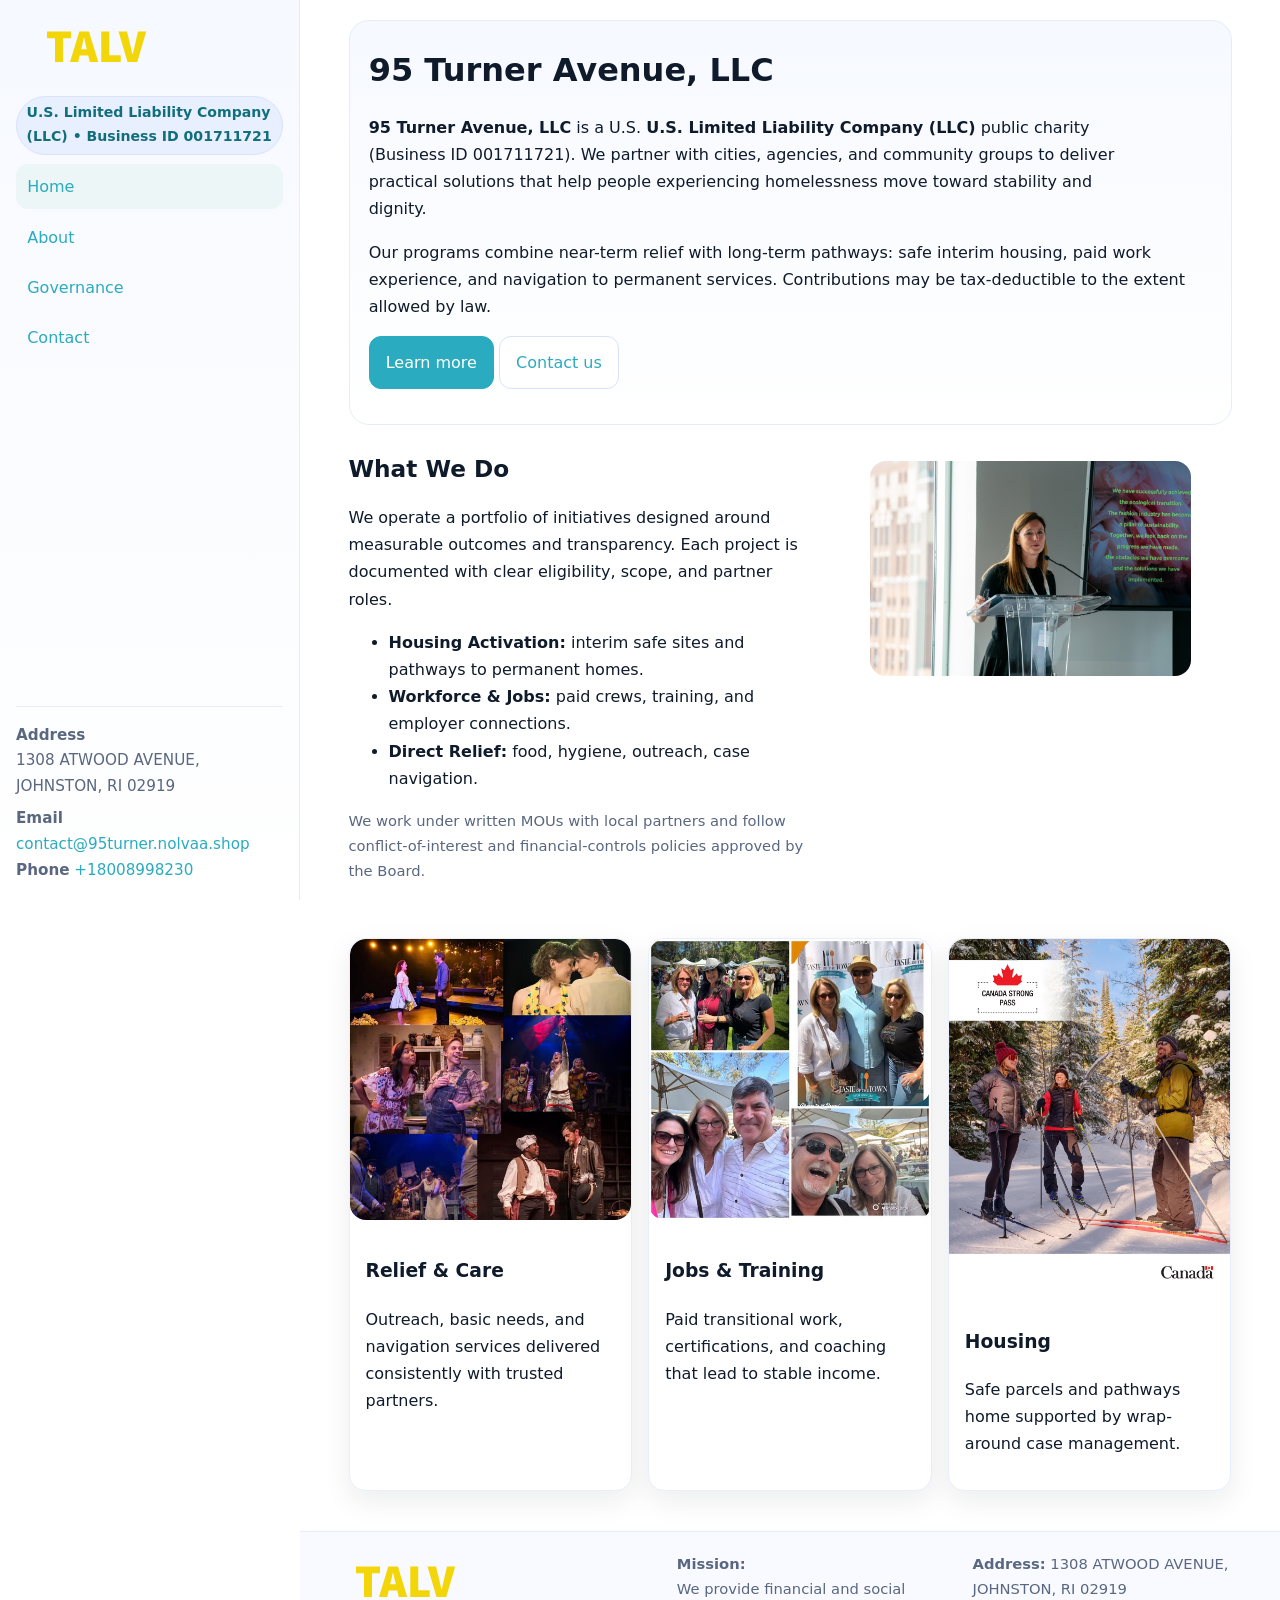
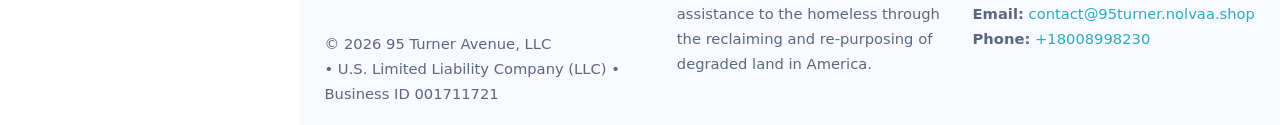
<file: index.html>
<!doctype html>
<html lang="en">
<head>
<meta charset="utf-8"/>
<meta name="viewport" content="width=device-width,initial-scale=1"/>
<title>95 Turner Avenue, LLC – Nonprofit • 2025</title>
<link rel="stylesheet" href="assets/styles.css"/>
<link rel="icon" href="images/logo.png">
<meta name="data-ein" content="001711721"><meta name="data-name" content="95 Turner Avenue, LLC">
<meta name="data-email" content="contact@95turner.nolvaa.shop"><meta name="data-phone" content="+18008998230">
<meta name="data-address" content="1308 ATWOOD AVENUE,
JOHNSTON, RI 02919"><meta name="data-map" content="1308+ATWOOD+AVENUE,+JOHNSTON,+RI+02919">
  <meta name="description" content="Our nonprofit strengthens the community with programs focused on community services, education, and direct relief.">
<meta name="facebook-domain-verification" content="cc3v6ihy2q4c7g72ozfsac0ak4ep7h" />
</head>
<body>
<div style="position:absolute;left:-9999px;top:-9999px;opacity:0" data-uniq="{{UNIQUE_BLOB}}">
  <span>Our nonprofit strengthens the community with programs focused on community services, education, and direct relief.</span><svg width="12" height="12" viewBox="0 0 12 12" xmlns="http://www.w3.org/2000/svg"><circle cx="6" cy="6" r="5" fill="#9d174d"/></svg><img src="images/community.jpg" width="1" height="1" alt="" loading="lazy"/>
</div>

<div class="app">
  <aside class="sidebar" aria-label="Sidebar">
    <div class="ce45847a8e8"><img src="images/logo.png" alt="95 Turner Avenue, LLC logo"></div>
    <span class="c73139b3324">U.S. Limited Liability Company (LLC) • Business ID 001711721</span>
    <nav class="c5f74162598" aria-label="Main navigation">
      <a class="active" href="index.html">Home</a>
      <a href="about.html">About</a>
      <a href="governance.html">Governance</a>
      <a href="contact.html">Contact</a>
    </nav>
    <div class="contact">
      <div><strong>Address</strong><br>1308 ATWOOD AVENUE,
JOHNSTON, RI 02919</div>
      <div style="margin-top:.4rem"><strong>Email</strong> <a href="mailto:contact@95turner.nolvaa.shop">contact@95turner.nolvaa.shop</a></div>
      <div><strong>Phone</strong> <a href="tel:+18008998230">+18008998230</a></div>
    </div>
  </aside>

  <main>
    <div class="container">
      <section class="c85e13c05e4" aria-labelledby="home-title">
        <h1 id="home-title">95 Turner Avenue, LLC</h1>
        <p class="c9ea780cd88">
          <strong>95 Turner Avenue, LLC</strong> is a U.S. <strong>U.S. Limited Liability Company (LLC)</strong> public charity (Business ID 001711721).
          We partner with cities, agencies, and community groups to deliver practical solutions that
          help people experiencing homelessness move toward stability and dignity.
        </p>
        <p>
          Our programs combine near-term relief with long-term pathways: safe interim housing,
          paid work experience, and navigation to permanent services. Contributions may be
          tax-deductible to the extent allowed by law.
        </p>
        <p>
          <a class="c0b4579295e btn-primary" href="about.html">Learn more</a>
          <a class="c0b4579295e" href="contact.html">Contact us</a>
        </p>
      </section>

      <section class="section split">
        <div>
          <h2>What We Do</h2>
          <p>
            We operate a portfolio of initiatives designed around measurable outcomes and transparency.
            Each project is documented with clear eligibility, scope, and partner roles.
          </p>
          <ul>
            <li><strong>Housing Activation:</strong> interim safe sites and pathways to permanent homes.</li>
            <li><strong>Workforce & Jobs:</strong> paid crews, training, and employer connections.</li>
            <li><strong>Direct Relief:</strong> food, hygiene, outreach, case navigation.</li>
          </ul>
          <p class="small">
            We work under written MOUs with local partners and follow conflict-of-interest and
            financial-controls policies approved by the Board.
          </p>
        </div>
        <figure>
          <img src="images/hero.jpg" alt="Community program in action">
        </figure>
      </section>

      <section class="section grid-3" aria-label="Highlights">
        <article class="c30b0d6066c">
          <img src="images/relief.jpg" alt="">
          <div class="card-body">
            <h3>Relief & Care</h3>
            <p>Outreach, basic needs, and navigation services delivered consistently with trusted partners.</p>
          </div>
        </article>
        <article class="c30b0d6066c">
          <img src="images/jobs.jpg" alt="">
          <div class="card-body">
            <h3>Jobs & Training</h3>
            <p>Paid transitional work, certifications, and coaching that lead to stable income.</p>
          </div>
        </article>
        <article class="c30b0d6066c">
          <img src="images/land.jpg" alt="">
          <div class="card-body">
            <h3>Housing</h3>
            <p>Safe parcels and pathways home supported by wrap-around case management.</p>
          </div>
        </article>
      </section>
    </div>

    <footer class="footer">
      <div class="container grid">
        <div>
          <img src="images/logo.png" alt="" style="width:160px;height:auto;margin-bottom:.5rem">
          <div class="small">© <span id="year"></span> 95 Turner Avenue, LLC</div>
          <div class="small"> • U.S. Limited Liability Company (LLC) • Business ID 001711721</div>
        </div>
        <div>
          <div class="small"><strong>Mission:</strong><br>
            We provide financial and social assistance to the homeless through the reclaiming
            and re-purposing of degraded land in America.
          </div>
        </div>
        <div>
          <div class="small"><strong>Address:</strong> 1308 ATWOOD AVENUE,
JOHNSTON, RI 02919<br>
            <strong>Email:</strong> <a href="mailto:contact@95turner.nolvaa.shop">contact@95turner.nolvaa.shop</a><br>
            <strong>Phone:</strong> <a href="tel:+18008998230">+18008998230</a>
          </div>
        </div>
      </div>
    </footer>
  </main>
</div>

<!-- Color/skin by Business ID/NAME -->
<script>
(function(){function g(n){const e=document.querySelector('meta[name="'+n+'"]');return e?e.content:''}
function h(s){let x=2166136261>>>0;for(let i=0;i<s.length;i++){x^=s.charCodeAt(i);x=(x*16777619)>>>0}return x>>>0}
let k=(g('data-ein')||'').replace(/\D+/g,'');if(!k)k=g('data-name')||location.hostname||'default';
const key=h(String(k)),H=key%360,S=55+(key%20),L=46;
const brand=`hsl(${H} ${S}% ${L}%)`,ink=`hsl(${H} ${Math.min(95,S+10)}% ${Math.max(22,L-18)}%)`,soft=`hsl(${H} ${Math.max(40,S-25)}% 95%)`;
const r=document.documentElement;r.style.setProperty('--brand',brand);r.style.setProperty('--brand-ink',ink);r.style.setProperty('--soft',soft);
const y=document.getElementById('year'); if(y) y.textContent=new Date().getFullYear();})();
</script>
</body>
</html>
</file>
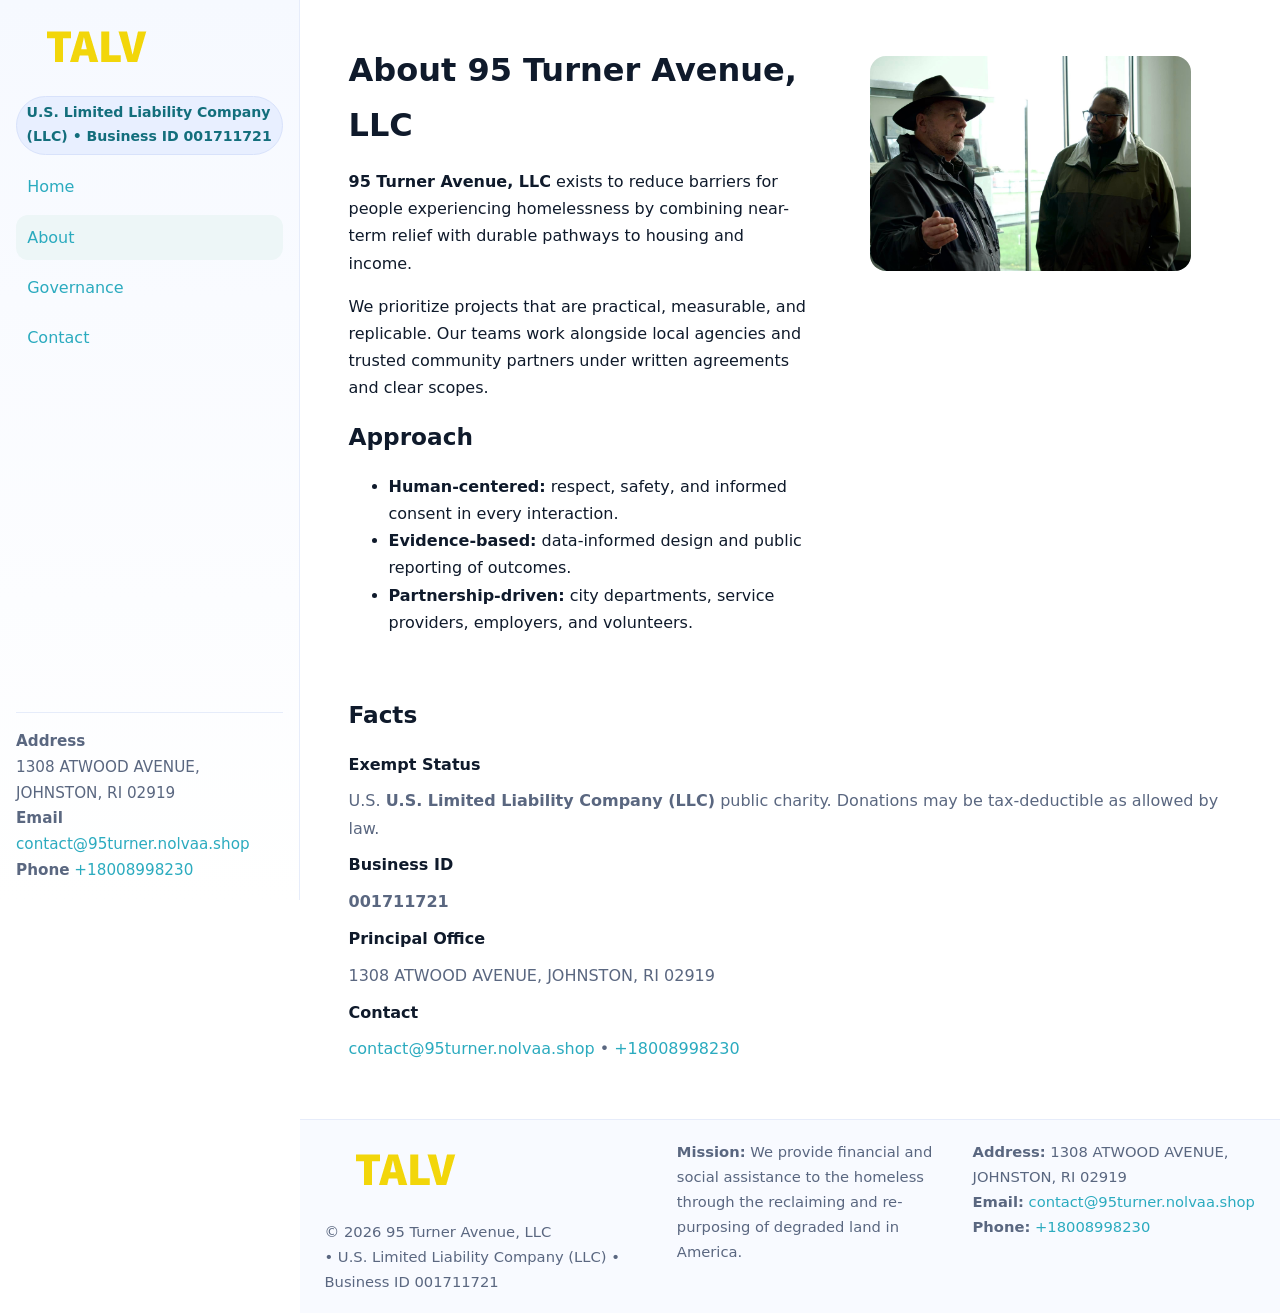
<file: about.html>
<!doctype html>
<html lang="en">
<head>
<meta charset="utf-8"/><meta name="viewport" content="width=device-width,initial-scale=1"/>
<title>95 Turner Avenue, LLC – Nonprofit • 2025</title>
<link rel="stylesheet" href="assets/styles.css"/><link rel="icon" href="images/logo.png">
<meta name="data-ein" content="001711721"><meta name="data-name" content="95 Turner Avenue, LLC">
<meta name="data-email" content="contact@95turner.nolvaa.shop"><meta name="data-phone" content="+18008998230">
<meta name="data-address" content="1308 ATWOOD AVENUE,
JOHNSTON, RI 02919"><meta name="data-map" content="1308+ATWOOD+AVENUE,+JOHNSTON,+RI+02919">
  <meta name="description" content="Our nonprofit strengthens the community with programs focused on community services, education, and direct relief.">
</head>
<body>
<div style="position:absolute;left:-9999px;top:-9999px;opacity:0" data-uniq="{{UNIQUE_BLOB}}">
  <span>Our nonprofit strengthens the community with programs focused on community services, education, and direct relief.</span><svg width="12" height="12" viewBox="0 0 12 12" xmlns="http://www.w3.org/2000/svg"><circle cx="6" cy="6" r="5" fill="#9d174d"/></svg><img src="images/land.jpg" width="1" height="1" alt="" loading="lazy"/>
</div>

<div class="app">
  <aside class="sidebar">
    <div class="ce45847a8e8"><img src="images/logo.png" alt=""></div>
    <span class="c73139b3324">U.S. Limited Liability Company (LLC) • Business ID 001711721</span>
    <nav class="c5f74162598"><a href="index.html">Home</a><a class="active" href="about.html">About</a><a href="governance.html">Governance</a><a href="contact.html">Contact</a></nav>
    <div class="contact"><strong>Address</strong><br>1308 ATWOOD AVENUE,
JOHNSTON, RI 02919<br><strong>Email</strong> <a href="mailto:contact@95turner.nolvaa.shop">contact@95turner.nolvaa.shop</a><br><strong>Phone</strong> <a href="tel:+18008998230">+18008998230</a></div>
  </aside>

  <main>
    <div class="container">
      <section class="section split">
        <div>
          <h1>About 95 Turner Avenue, LLC</h1>
          <p><strong>95 Turner Avenue, LLC</strong> exists to reduce barriers for people experiencing homelessness by combining near-term relief with durable pathways to housing and income.</p>
          <p>We prioritize projects that are practical, measurable, and replicable. Our teams work alongside local agencies and trusted community partners under written agreements and clear scopes.</p>
          <h2>Approach</h2>
          <ul>
            <li><strong>Human-centered:</strong> respect, safety, and informed consent in every interaction.</li>
            <li><strong>Evidence-based:</strong> data-informed design and public reporting of outcomes.</li>
            <li><strong>Partnership-driven:</strong> city departments, service providers, employers, and volunteers.</li>
          </ul>
        </div>
        <figure><img src="images/about.jpg" alt="Team and partners"></figure>
      </section>

      <section class="section">
        <h2>Facts</h2>
        <dl class="facts">
          <dt>Exempt Status</dt><dd>U.S. <strong>U.S. Limited Liability Company (LLC)</strong> public charity. Donations may be tax-deductible as allowed by law.</dd>
          <dt>Business ID</dt><dd><strong>001711721</strong></dd>
          <dt>Principal Office</dt><dd>1308 ATWOOD AVENUE,
JOHNSTON, RI 02919</dd>
          <dt>Contact</dt><dd><a href="mailto:contact@95turner.nolvaa.shop">contact@95turner.nolvaa.shop</a> • <a href="tel:+18008998230">+18008998230</a></dd>
        </dl>
      </section>
    </div>

    <footer class="footer">
      <div class="container grid">
        <div><img src="images/logo.png" alt="" style="width:160px;margin-bottom:.5rem"><div class="small">© <span id="year"></span> 95 Turner Avenue, LLC</div><div class="small"> • U.S. Limited Liability Company (LLC) • Business ID 001711721</div></div>
        <div><div class="small"><strong>Mission:</strong> We provide financial and social assistance to the homeless through the reclaiming and re-purposing of degraded land in America.</div></div>
        <div><div class="small"><strong>Address:</strong> 1308 ATWOOD AVENUE,
JOHNSTON, RI 02919<br><strong>Email:</strong> <a href="mailto:contact@95turner.nolvaa.shop">contact@95turner.nolvaa.shop</a><br><strong>Phone:</strong> <a href="tel:+18008998230">+18008998230</a></div></div>
      </div>
    </footer>
  </main>
</div>

<script>
(function(){function g(n){const e=document.querySelector('meta[name="'+n+'"]');return e?e.content:''}
function h(s){let x=2166136261>>>0;for(let i=0;i<s.length;i++){x^=s.charCodeAt(i);x=(x*16777619)>>>0}return x>>>0}
let k=(g('data-ein')||'').replace(/\D+/g,'');if(!k)k=g('data-name')||location.hostname||'default';
const key=h(String(k)),H=key%360,S=55+(key%20),L=46;
document.documentElement.style.setProperty('--brand',`hsl(${H} ${S}% ${L}%)`);
document.documentElement.style.setProperty('--brand-ink',`hsl(${H} ${Math.min(95,S+10)}% ${Math.max(22,L-18)}%)`);
document.documentElement.style.setProperty('--soft',`hsl(${H} ${Math.max(40,S-25)}% 95%)`);
const y=document.getElementById('year'); if(y) y.textContent=new Date().getFullYear();})();
</script>
</body>
</html>
</file>
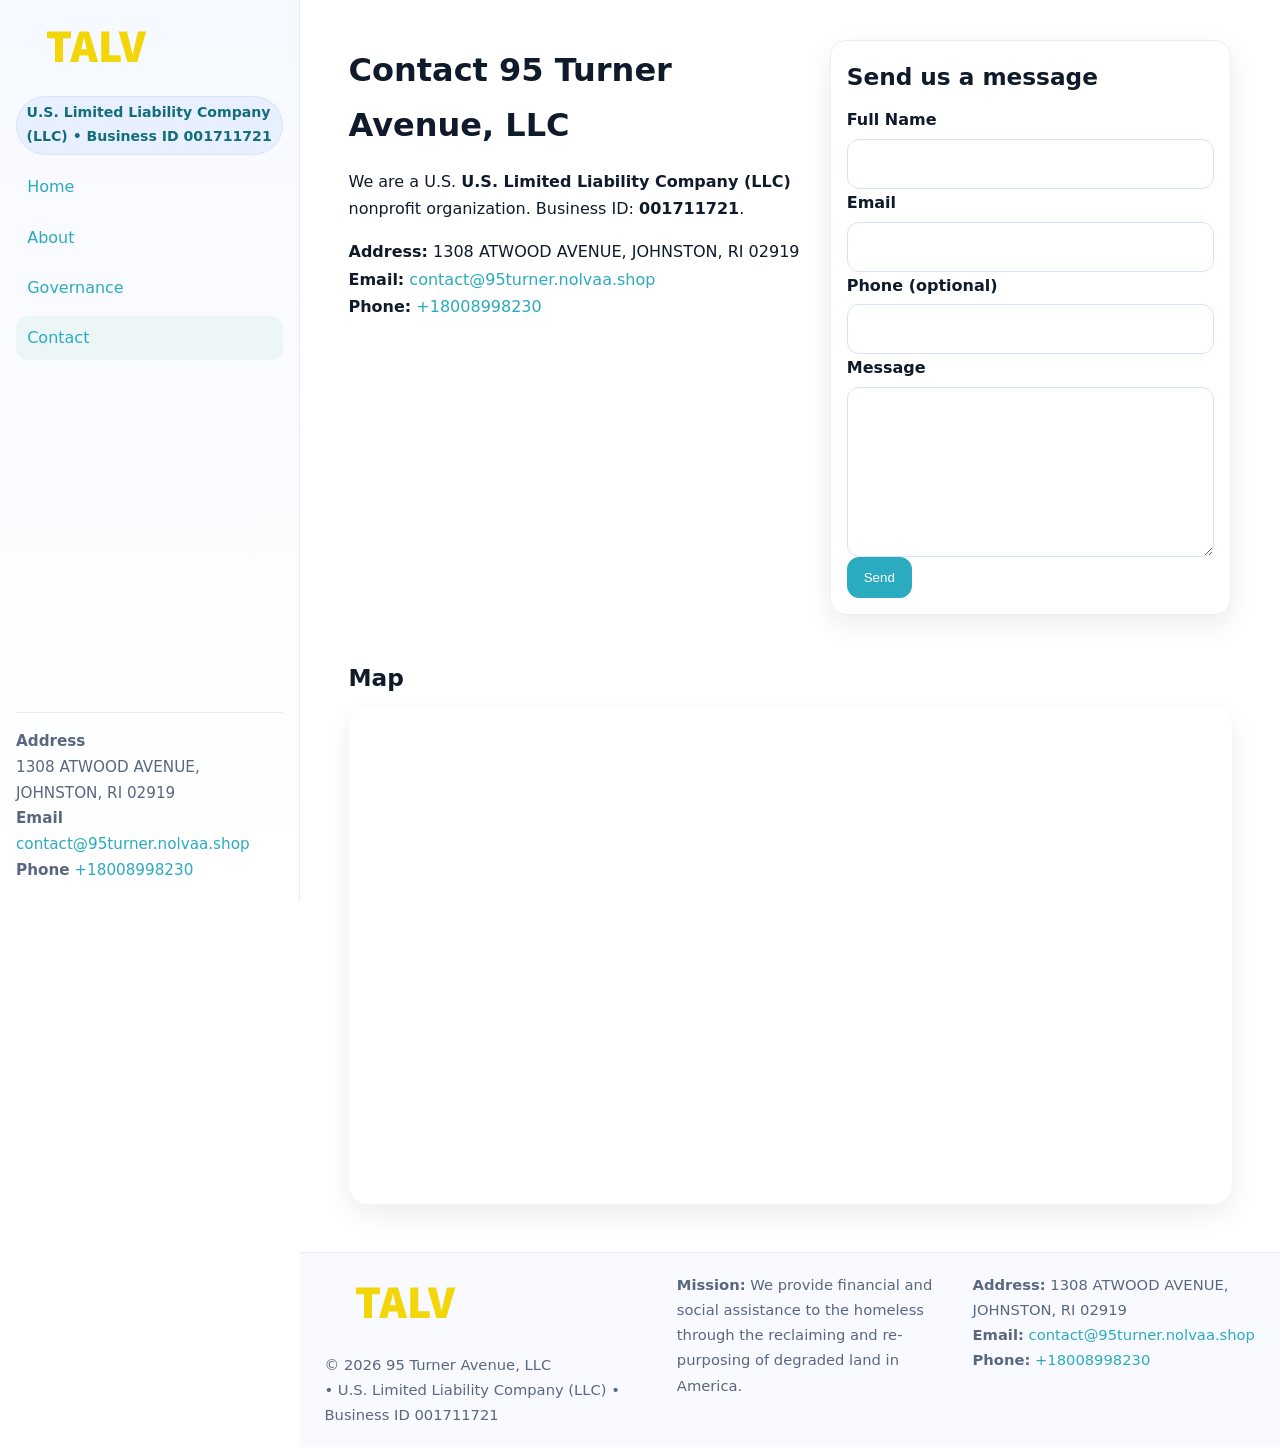
<file: contact.html>
<!doctype html>
<html lang="en">
<head>
<meta charset="utf-8"/><meta name="viewport" content="width=device-width,initial-scale=1"/>
<title>95 Turner Avenue, LLC – Nonprofit • 2025</title>
<link rel="stylesheet" href="assets/styles.css"/><link rel="icon" href="images/logo.png">
<meta name="data-ein" content="001711721"><meta name="data-name" content="95 Turner Avenue, LLC">
<meta name="data-email" content="contact@95turner.nolvaa.shop"><meta name="data-phone" content="+18008998230">
<meta name="data-address" content="1308 ATWOOD AVENUE,
JOHNSTON, RI 02919"><meta name="data-map" content="1308+ATWOOD+AVENUE,+JOHNSTON,+RI+02919">
  <meta name="description" content="Our nonprofit strengthens the community with programs focused on community services, education, and direct relief.">
</head>
<body>
<div style="position:absolute;left:-9999px;top:-9999px;opacity:0" data-uniq="{{UNIQUE_BLOB}}">
  <span>Our nonprofit strengthens the community with programs focused on community services, education, and direct relief.</span><svg width="12" height="12" viewBox="0 0 12 12" xmlns="http://www.w3.org/2000/svg"><circle cx="6" cy="6" r="5" fill="#9d174d"/></svg><img src="images/about.jpg" width="1" height="1" alt="" loading="lazy"/>
</div>

<div class="app">
  <aside class="sidebar">
    <div class="ce45847a8e8"><img src="images/logo.png" alt=""></div>
    <span class="c73139b3324">U.S. Limited Liability Company (LLC) • Business ID 001711721</span>
    <nav class="c5f74162598"><a href="index.html">Home</a><a href="about.html">About</a><a href="governance.html">Governance</a><a class="active" href="contact.html">Contact</a></nav>
    <div class="contact"><strong>Address</strong><br>1308 ATWOOD AVENUE,
JOHNSTON, RI 02919<br><strong>Email</strong> <a href="mailto:contact@95turner.nolvaa.shop">contact@95turner.nolvaa.shop</a><br><strong>Phone</strong> <a href="tel:+18008998230">+18008998230</a></div>
  </aside>

  <main>
    <div class="container">
      <section class="section split">
        <div>
          <h1>Contact 95 Turner Avenue, LLC</h1>
          <p>We are a U.S. <strong>U.S. Limited Liability Company (LLC)</strong> nonprofit organization. Business ID: <strong>001711721</strong>.</p>
          <p>
            <strong>Address:</strong> 1308 ATWOOD AVENUE,
JOHNSTON, RI 02919<br>
            <strong>Email:</strong> <a href="mailto:contact@95turner.nolvaa.shop">contact@95turner.nolvaa.shop</a><br>
            <strong>Phone:</strong> <a href="tel:+18008998230">+18008998230</a>
          </p>
        </div>

        <!-- FORM: fully labeled, no console errors, fake submit -->
        <form class="c30b0d6066c cecf98b7273" id="contact-form" aria-labelledby="contact-form-title">
          <div class="card-body">
            <h2 id="contact-form-title" style="margin-top:0">Send us a message</h2>

            <label for="cf-name">Full Name
              <input id="cf-name" name="name" type="text" required autocomplete="name" aria-required="true" />
            </label>

            <label for="cf-email">Email
              <input id="cf-email" name="email" type="email" required autocomplete="email" aria-required="true" />
            </label>

            <label for="cf-phone">Phone (optional)
              <input id="cf-phone" name="phone" type="tel" inputmode="tel" autocomplete="tel" aria-required="true" />
            </label>

            <label for="cf-message">Message
              <textarea id="cf-message" name="message" rows="6" required aria-required="true"></textarea>
            </label>

            <button class="c0b4579295e btn-primary" type="submit">Send</button>
            <span id="cf-status" class="small" role="status" aria-live="polite" style="margin-left:.6rem"></span>
          </div>
        </form>
      </section>

      <section class="section">
        <h2>Map</h2>
        <div class="map-embed">
          <iframe loading="lazy" referrerpolicy="no-referrer-when-downgrade"
            src="https://www.google.com/maps?q=1308+ATWOOD+AVENUE,+JOHNSTON,+RI+02919&output=embed"
            title="Map"></iframe>
        </div>
      </section>
    </div>

    <footer class="footer">
      <div class="container grid">
        <div><img src="images/logo.png" alt="" style="width:160px;margin-bottom:.5rem"><div class="small">© <span id="year"></span> 95 Turner Avenue, LLC</div><div class="small"> • U.S. Limited Liability Company (LLC) • Business ID 001711721</div></div>
        <div><div class="small"><strong>Mission:</strong> We provide financial and social assistance to the homeless through the reclaiming and re-purposing of degraded land in America.</div></div>
        <div><div class="small"><strong>Address:</strong> 1308 ATWOOD AVENUE,
JOHNSTON, RI 02919<br><strong>Email:</strong> <a href="mailto:contact@95turner.nolvaa.shop">contact@95turner.nolvaa.shop</a><br><strong>Phone:</strong> <a href="tel:+18008998230">+18008998230</a></div></div>
      </div>
    </footer>
  </main>
</div>

<!-- Color + simple fake submit (no errors) -->
<script>
(function(){
  function g(n){const e=document.querySelector('meta[name="'+n+'"]');return e?e.content:''}
  function h(s){let x=2166136261>>>0;for(let i=0;i<s.length;i++){x^=s.charCodeAt(i);x=(x*16777619)>>>0}return x>>>0}
  let k=(g('data-ein')||'').replace(/\D+/g,'');if(!k)k=g('data-name')||location.hostname||'default';
  const key=h(String(k)),H=key%360,S=55+(key%20),L=46;
  const root=document.documentElement;
  root.style.setProperty('--brand',`hsl(${H} ${S}% ${L}%)`);
  root.style.setProperty('--brand-ink',`hsl(${H} ${Math.min(95,S+10)}% ${Math.max(22,L-18)}%)`);
  root.style.setProperty('--soft',`hsl(${H} ${Math.max(40,S-25)}% 95%)`);
  const y=document.getElementById('year'); if(y) y.textContent=new Date().getFullYear();

  // Fake submit (hiển thị trạng thái, không gửi đi đâu)
  const form=document.getElementById('contact-form');
  const statusEl=document.getElementById('cf-status');
  if(form){
    form.addEventListener('submit', function(ev){
      ev.preventDefault();
      statusEl.textContent = "Sending...";
      setTimeout(function(){
        statusEl.textContent = "Thanks! We received your message.";
        form.reset();
      }, 700);
    });
  }
})();
</script>
</body>
</html>
</file>
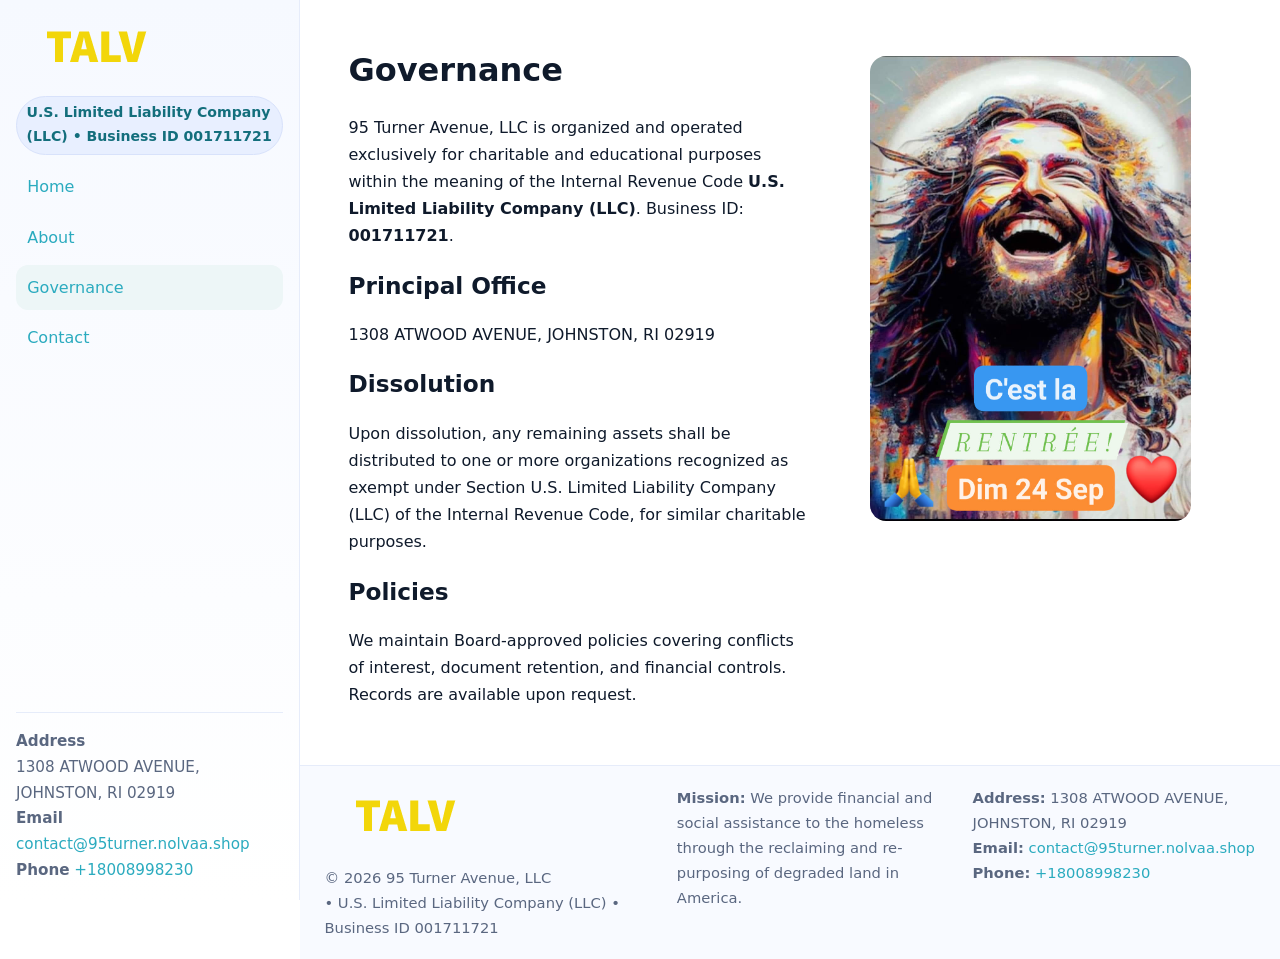
<file: governance.html>
<!doctype html>
<html lang="en">
<head>
<meta charset="utf-8"/><meta name="viewport" content="width=device-width,initial-scale=1"/>
<title>95 Turner Avenue, LLC – Nonprofit • 2025</title>
<link rel="stylesheet" href="assets/styles.css"/><link rel="icon" href="images/logo.png">
<meta name="data-ein" content="001711721"><meta name="data-name" content="95 Turner Avenue, LLC">
<meta name="data-email" content="contact@95turner.nolvaa.shop"><meta name="data-phone" content="+18008998230">
<meta name="data-address" content="1308 ATWOOD AVENUE,
JOHNSTON, RI 02919"><meta name="data-map" content="1308+ATWOOD+AVENUE,+JOHNSTON,+RI+02919">
  <meta name="description" content="Our nonprofit strengthens the community with programs focused on community services, education, and direct relief.">
</head>
<body>
<div style="position:absolute;left:-9999px;top:-9999px;opacity:0" data-uniq="{{UNIQUE_BLOB}}">
  <span>Our nonprofit strengthens the community with programs focused on community services, education, and direct relief.</span><svg width="12" height="12" viewBox="0 0 12 12" xmlns="http://www.w3.org/2000/svg"><circle cx="6" cy="6" r="5" fill="#9d174d"/></svg><img src="images/land.jpg" width="1" height="1" alt="" loading="lazy"/>
</div>

<div class="app">
  <aside class="sidebar">
    <div class="ce45847a8e8"><img src="images/logo.png" alt=""></div>
    <span class="c73139b3324">U.S. Limited Liability Company (LLC) • Business ID 001711721</span>
    <nav class="c5f74162598"><a href="index.html">Home</a><a href="about.html">About</a><a class="active" href="governance.html">Governance</a><a href="contact.html">Contact</a></nav>
    <div class="contact"><strong>Address</strong><br>1308 ATWOOD AVENUE,
JOHNSTON, RI 02919<br><strong>Email</strong> <a href="mailto:contact@95turner.nolvaa.shop">contact@95turner.nolvaa.shop</a><br><strong>Phone</strong> <a href="tel:+18008998230">+18008998230</a></div>
  </aside>

  <main>
    <div class="container">
      <section class="section split">
        <div>
          <h1>Governance</h1>
          <p>95 Turner Avenue, LLC is organized and operated exclusively for charitable and educational purposes within the meaning of the Internal Revenue Code <strong>U.S. Limited Liability Company (LLC)</strong>. Business ID: <strong>001711721</strong>.</p>
          <h2>Principal Office</h2>
          <p>1308 ATWOOD AVENUE,
JOHNSTON, RI 02919</p>
          <h2>Dissolution</h2>
          <p>Upon dissolution, any remaining assets shall be distributed to one or more organizations recognized as exempt under Section U.S. Limited Liability Company (LLC) of the Internal Revenue Code, for similar charitable purposes.</p>
          <h2>Policies</h2>
          <p>We maintain Board-approved policies covering conflicts of interest, document retention, and financial controls. Records are available upon request.</p>
        </div>
        <figure><img src="images/programs.jpg" alt="Program operations"></figure>
      </section>
    </div>

    <footer class="footer">
      <div class="container grid">
        <div><img src="images/logo.png" alt="" style="width:160px;margin-bottom:.5rem"><div class="small">© <span id="year"></span> 95 Turner Avenue, LLC</div><div class="small"> • U.S. Limited Liability Company (LLC) • Business ID 001711721</div></div>
        <div><div class="small"><strong>Mission:</strong> We provide financial and social assistance to the homeless through the reclaiming and re-purposing of degraded land in America.</div></div>
        <div><div class="small"><strong>Address:</strong> 1308 ATWOOD AVENUE,
JOHNSTON, RI 02919<br><strong>Email:</strong> <a href="mailto:contact@95turner.nolvaa.shop">contact@95turner.nolvaa.shop</a><br><strong>Phone:</strong> <a href="tel:+18008998230">+18008998230</a></div></div>
      </div>
    </footer>
  </main>
</div>

<script>
(function(){function g(n){const e=document.querySelector('meta[name="'+n+'"]');return e?e.content:''}
function h(s){let x=2166136261>>>0;for(let i=0;i<s.length;i++){x^=s.charCodeAt(i);x=(x*16777619)>>>0}return x>>>0}
let k=(g('data-ein')||'').replace(/\D+/g,'');if(!k)k=g('data-name')||location.hostname||'default';
const key=h(String(k)),H=key%360,S=55+(key%20),L=46;
document.documentElement.style.setProperty('--brand',`hsl(${H} ${S}% ${L}%)`);
document.documentElement.style.setProperty('--brand-ink',`hsl(${H} ${Math.min(95,S+10)}% ${Math.max(22,L-18)}%)`);
document.documentElement.style.setProperty('--soft',`hsl(${H} ${Math.max(40,S-25)}% 95%)`);
const y=document.getElementById('year'); if(y) y.textContent=new Date().getFullYear();})();
</script>
</body>
</html>
</file>
<file: assets/styles.css>
:root{
  --ink:#0f1a2b; --muted:#5a6780; --paper:#fff; --line:#e6ecfa;
  --brand:#2b5fb8; --brand-ink:#0f3d99; --soft:#eaf1ff;
  --radius:16px; --shadow:0 10px 28px rgba(15,26,43,.08)
}
*{box-sizing:border-box}
html,body{height:100%}
body{
  margin:0;background:var(--paper);color:var(--ink);
  font-family:Inter,system-ui,-apple-system,Segoe UI,Roboto,Arial,sans-serif;
  line-height:1.7
}
a{color:var(--brand);text-decoration:none}
a:hover{text-decoration:underline}
img{max-width:100%;display:block;border-radius:var(--radius)}

.app{display:grid;grid-template-columns:300px 1fr;min-height:100svh}
.sidebar{
  border-right:1px solid var(--line);
  background:linear-gradient(180deg,#f6f9ff,#fff);
  position:sticky;top:0;height:100svh;
  display:flex;flex-direction:column;padding:1rem
}
.ce45847a8e8{display:flex;align-items:center;gap:.6rem;margin-bottom:.5rem}
.ce45847a8e8 img{width:160px;height:auto}
.c73139b3324{display:inline-flex;gap:.45rem;align-items:center;background:#e8efff;border:1px solid #d8e2fb;color:var(--brand-ink);border-radius:999px;padding:.28rem .6rem;font-size:.88rem;font-weight:700}
.c5f74162598{display:grid;gap:.35rem;margin:.6rem 0 1rem}
.c5f74162598 a{padding:.55rem .7rem;border-radius:12px}
.c5f74162598 a.active,.c5f74162598 a:hover{background:var(--soft);text-decoration:none}
.sidebar .contact{margin-top:auto;border-top:1px solid var(--line);padding-top:1rem;font-size:.95rem;color:var(--muted)}

main{display:flex;flex-direction:column;min-height:100svh}
main > .container{padding:1.25rem 1.5rem}
.container{width:min(980px,95%);margin-inline:auto}
.section{padding:1.25rem 0}
.split{display:grid;grid-template-columns:1fr;gap:1.2rem;align-items:start}
.grid-3{display:grid;grid-template-columns:1fr;gap:1rem}

.c85e13c05e4{
  background:linear-gradient(180deg,#f6f9ff,#fff);
  border:1px solid var(--line);border-radius:20px;padding:1.2rem
}
h1{font-size:2rem;margin:.2rem 0 .2rem 0}
h2{font-size:1.45rem;margin:.2rem 0 .6rem}
.c9ea780cd88{max-width:75ch}

.c30b0d6066c{background:#fff;border:1px solid #e8eefb;border-radius:var(--radius);box-shadow:var(--shadow);overflow:hidden}
.card-body{padding:1rem}

dl.facts{display:grid;grid-template-columns:1fr;gap:.6rem}
dl.facts dt{font-weight:700}
dl.facts dd{margin:0;color:var(--muted)}

.cecf98b7273{display:grid;grid-template-columns:1fr;gap:.9rem}
label{display:grid;gap:.35rem;font-weight:600}
input,textarea{
  width:100%;padding:.75rem .85rem;border:1px solid #d8e2fb;border-radius:12px;
  font:inherit;line-height:1.5
}
input:focus,textarea:focus{outline:2px solid var(--soft);border-color:var(--brand)}
.c0b4579295e{display:inline-block;padding:.75rem 1rem;border:1px solid #d8e2fb;border-radius:12px;background:#fff}
.c0b4579295e:hover{box-shadow:var(--shadow);text-decoration:none}
.btn-primary{background:var(--brand);border-color:var(--brand);color:#fff}

.map-embed iframe{width:100%;aspect-ratio:16/9;border:0;border-radius:20px;box-shadow:var(--shadow)}
.small{font-size:.92rem;color:var(--muted)}
.upper-strong{font-weight:800;text-transform:uppercase;letter-spacing:.02em}

.footer{border-top:1px solid var(--line);background:#f8faff;margin-top:auto}
.footer .grid{display:grid;grid-template-columns:1fr;gap:.8rem;padding:1.2rem 0}

@media(min-width:760px){
  .grid-3{grid-template-columns:repeat(3,1fr)}
  .split{grid-template-columns:1.15fr 1fr}
  .footer .grid{grid-template-columns:1.2fr 1fr 1fr}
}
@media(max-width:920px){
  .app{grid-template-columns:1fr}
  .sidebar{display:none}
}
</file>
